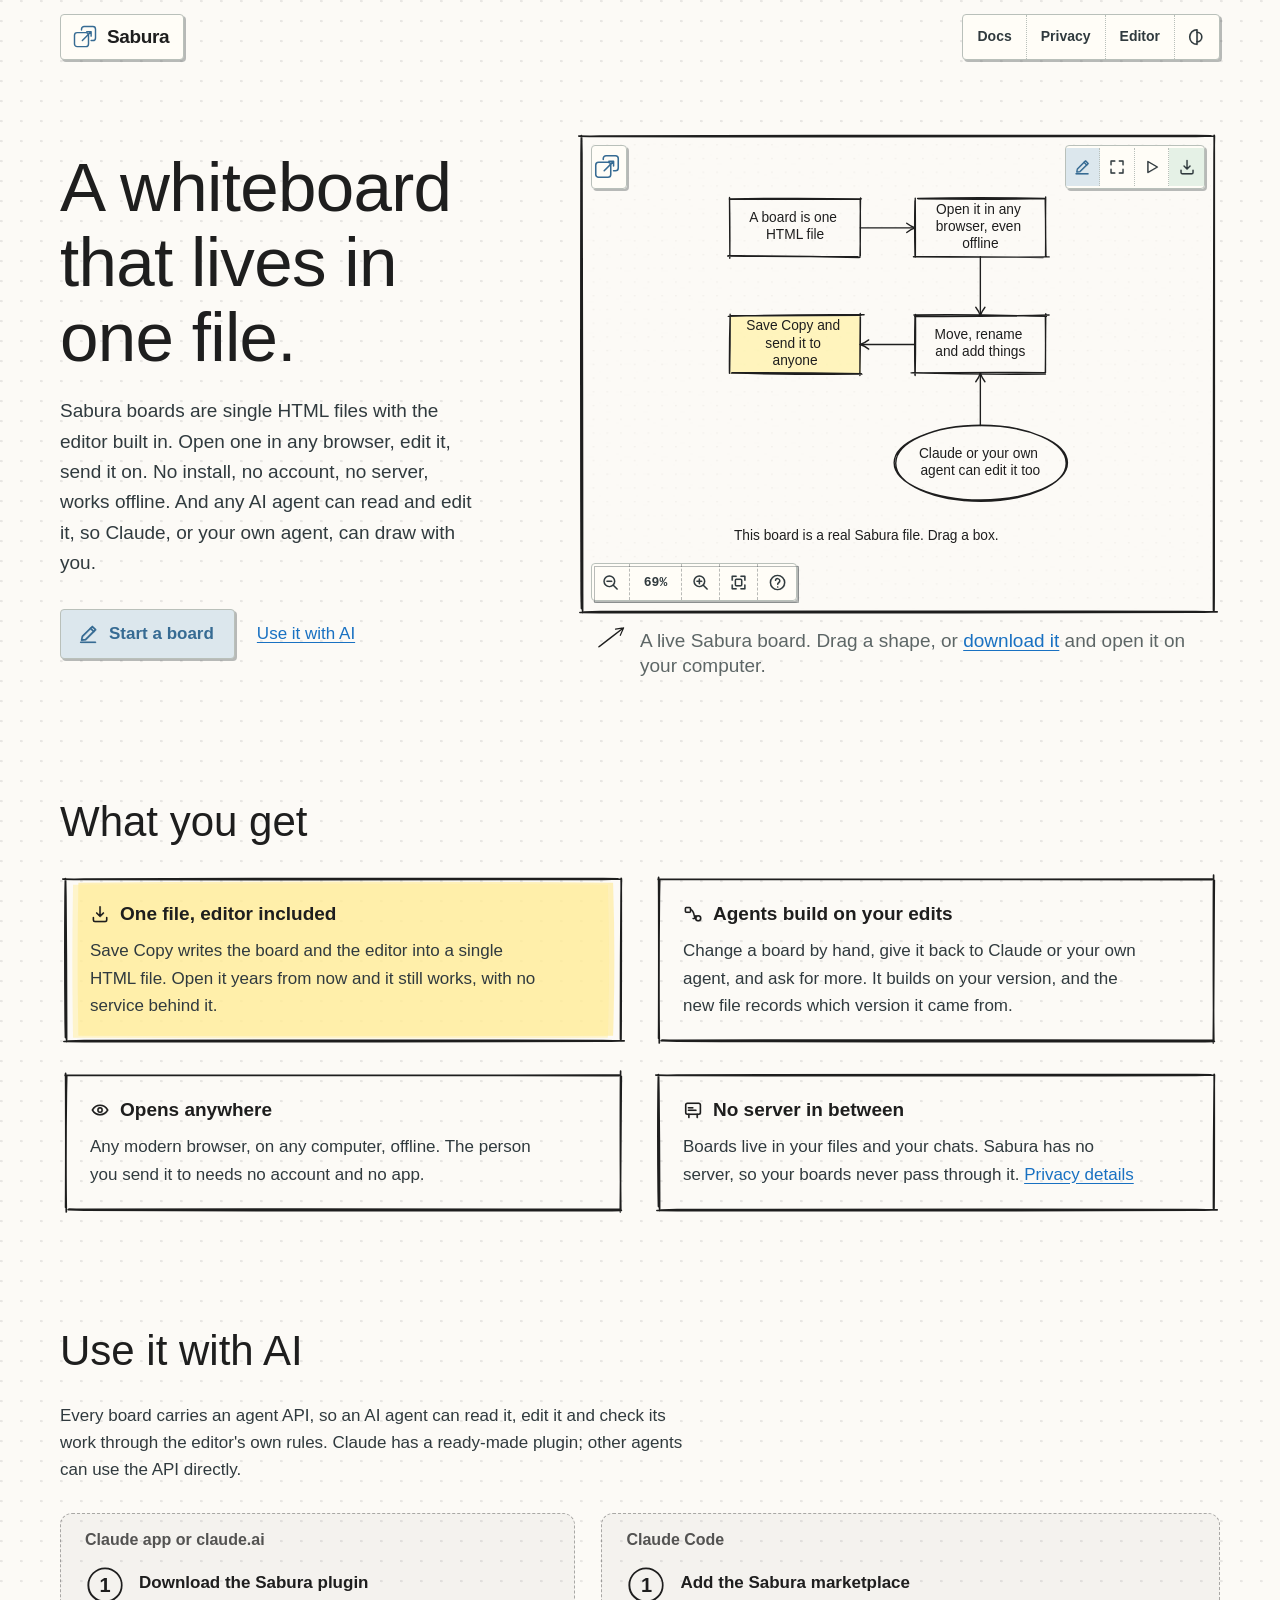
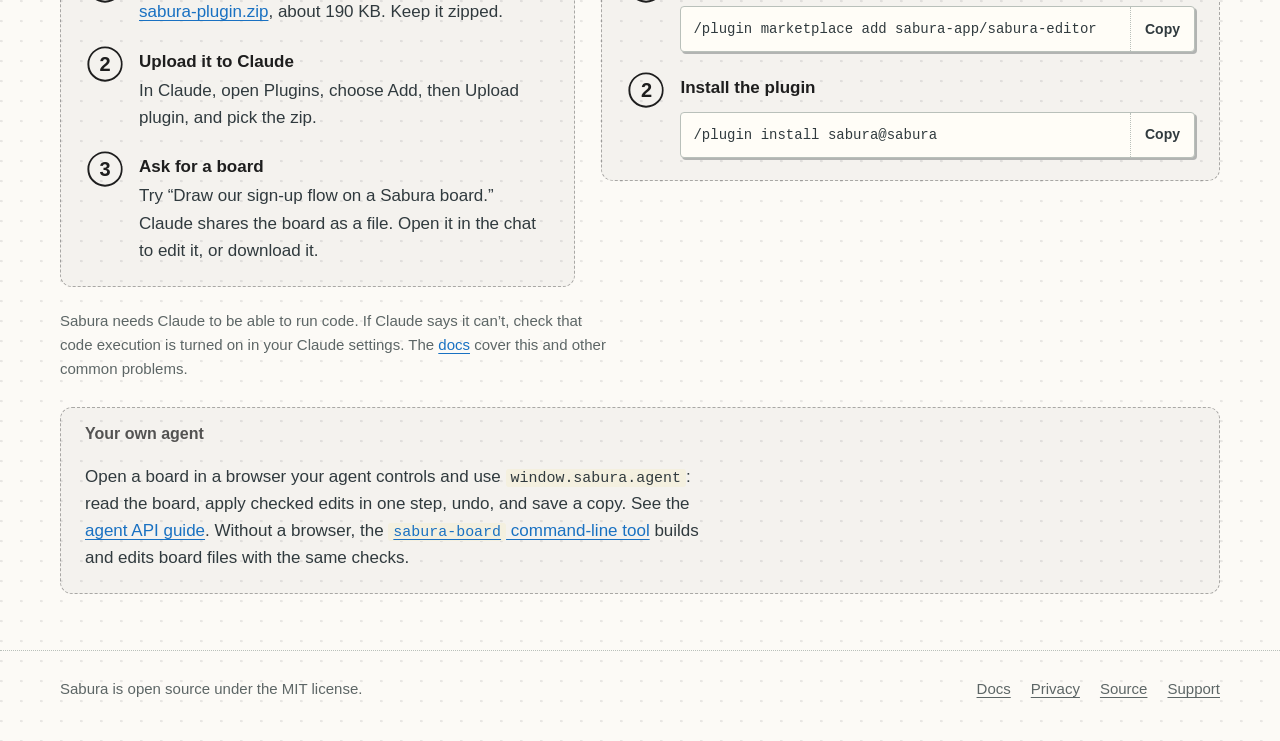
<file: index.html>
<!doctype html>
<html lang="en">
<head>
  <meta charset="utf-8">
  <meta name="viewport" content="width=device-width, initial-scale=1">
  <title>Sabura: a whiteboard that lives in one file</title>
  <meta name="description" content="Sabura boards are single HTML files with the editor built in. Open one in any browser, edit it, send it on. No install, no account, no server, works offline, and any AI agent can read and edit it.">
  <link rel="icon" href="assets/favicon.svg" type="image/svg+xml">
  <link rel="stylesheet" href="assets/site.css">
  <script src="assets/theme.js"></script>
</head>
<body>
  <header class="site-header">
    <div class="wrap">
      <div class="rail">
        <a class="brand" href="./" aria-label="Sabura home">
          <svg viewBox="0 0 1024 1024" aria-hidden="true"><g transform="scale(32)" fill="none" stroke="currentColor" stroke-width="1.65" stroke-linecap="round" stroke-linejoin="round"><rect x="4" y="11" width="16" height="16" rx="3"/><path d="M12 8V7a3 3 0 0 1 3-3h10a3 3 0 0 1 3 3v10a3 3 0 0 1-3 3h-2"/><path d="m13 20 10-10m-5 0h5v5"/></g></svg>
          Sabura
        </a>
      </div>
      <nav class="rail" aria-label="Main">
        <a href="docs/">Docs</a>
        <a href="privacy/">Privacy</a>
        <a href="https://sabura.enkitech.de/sabura-editor/">Editor</a>
        <button type="button" class="theme-toggle" data-theme-toggle aria-label="Switch theme"><svg class="icon" viewBox="0 0 24 24" aria-hidden="true" fill="none" stroke="currentColor" stroke-width="1.8" stroke-linecap="round" stroke-linejoin="round"><path d="M12 3.2a8.8 8.8 0 1 0 0 17.6V3.2Z"/><path d="M12 6.3a5.7 5.7 0 0 1 0 11.4"/><g opacity=".22" transform="translate(.55 .35)"><path d="M12 3.2a8.8 8.8 0 1 0 0 17.6V3.2Z"/><path d="M12 6.3a5.7 5.7 0 0 1 0 11.4"/></g></svg></button>
      </nav>
    </div>
  </header>

  <main>
    <section class="wrap hero" aria-labelledby="hero-title">
      <div>
        <h1 id="hero-title">A whiteboard that lives in one file.</h1>
        <p class="lede">Sabura boards are single HTML files with the editor built in. Open one in any browser, edit it, send it on. No install, no account, no server, works offline. And any AI agent can read and edit it, so Claude, or your own agent, can draw with you.</p>
        <div class="actions">
          <a class="button" href="https://sabura.enkitech.de/sabura-editor/"><svg class="icon" viewBox="0 0 24 24" aria-hidden="true" fill="none" stroke="currentColor" stroke-width="1.8" stroke-linecap="round" stroke-linejoin="round"><path d="m5 18.7.8-4.1L16.7 3.8l3.5 3.5L9.3 18.1 5 18.7Z"/><path d="m14.7 5.8 3.5 3.5M4 21h16"/><g opacity=".22" transform="translate(.55 .35)"><path d="m5 18.7.8-4.1L16.7 3.8l3.5 3.5L9.3 18.1 5 18.7Z"/><path d="m14.7 5.8 3.5 3.5M4 21h16"/></g></svg>Start a board</a>
          <a href="#ai">Use it with AI</a>
        </div>
      </div>
      <figure class="board-frame">
        <div class="sketch">
          <iframe data-src="board/" title="A live Sabura board explaining how Sabura works"></iframe>
        </div>
        <figcaption>A live Sabura board. Drag a shape, or <a href="board/index.html" download="how-sabura-works.html">download it</a> and open it on your computer.</figcaption>
      </figure>
    </section>

    <section class="section" aria-labelledby="what-title">
      <div class="wrap">
        <h2 id="what-title">What you get</h2>
        <dl class="facts">
          <div class="sketch wash">
            <dt><svg class="icon" viewBox="0 0 24 24" aria-hidden="true" fill="none" stroke="currentColor" stroke-width="1.8" stroke-linecap="round" stroke-linejoin="round"><path d="M12 3.2v11.3m-4-3.8 4 4.1 4-4.1"/><path d="M4 16.1v3.2c0 .9.8 1.7 1.8 1.7h12.4c1 0 1.8-.8 1.8-1.7v-3.2"/><g opacity=".22" transform="translate(.55 .35)"><path d="M12 3.2v11.3m-4-3.8 4 4.1 4-4.1"/><path d="M4 16.1v3.2c0 .9.8 1.7 1.8 1.7h12.4c1 0 1.8-.8 1.8-1.7v-3.2"/></g></svg>One file, editor included</dt>
            <dd>Save Copy writes the board and the editor into a single HTML file. Open it years from now and it still works, with no service behind it.</dd>
          </div>
          <div class="sketch alt">
            <dt><svg class="icon" viewBox="0 0 24 24" aria-hidden="true" fill="none" stroke="currentColor" stroke-width="1.8" stroke-linecap="round" stroke-linejoin="round"><rect x="2.8" y="4.2" width="6.2" height="5.6" rx="1.2"/><circle cx="18.2" cy="17.2" r="3"/><path d="M9 7c5 0 3.7 10.2 6.2 10.2m.2-3.2-.2 3.2-3.1.2"/><g opacity=".22" transform="translate(.55 .35)"><rect x="2.8" y="4.2" width="6.2" height="5.6" rx="1.2"/><circle cx="18.2" cy="17.2" r="3"/><path d="M9 7c5 0 3.7 10.2 6.2 10.2m.2-3.2-.2 3.2-3.1.2"/></g></svg>Agents build on your edits</dt>
            <dd>Change a board by hand, give it back to Claude or your own agent, and ask for more. It builds on your version, and the new file records which version it came from.</dd>
          </div>
          <div class="sketch alt">
            <dt><svg class="icon" viewBox="0 0 24 24" aria-hidden="true" fill="none" stroke="currentColor" stroke-width="1.8" stroke-linecap="round" stroke-linejoin="round"><path d="M2.8 12c2.2-3.7 5.2-5.6 9.2-5.6s7 1.9 9.2 5.6c-2.2 3.7-5.2 5.6-9.2 5.6S5 15.7 2.8 12Z"/><ellipse cx="12" cy="12" rx="2.55" ry="2.7"/><g opacity=".22" transform="translate(.55 .35)"><path d="M2.8 12c2.2-3.7 5.2-5.6 9.2-5.6s7 1.9 9.2 5.6c-2.2 3.7-5.2 5.6-9.2 5.6S5 15.7 2.8 12Z"/><ellipse cx="12" cy="12" rx="2.55" ry="2.7"/></g></svg>Opens anywhere</dt>
            <dd>Any modern browser, on any computer, offline. The person you send it to needs no account and no app.</dd>
          </div>
          <div class="sketch">
            <dt><svg class="icon" viewBox="0 0 24 24" aria-hidden="true" fill="none" stroke="currentColor" stroke-width="1.8" stroke-linecap="round" stroke-linejoin="round"><rect x="3.2" y="4" width="17.6" height="13.2" rx="2.1"/><path d="M7 21v-3.8M17 21v-3.8M6.5 9.2h5.2m-5.2 3.2h9"/><g opacity=".22" transform="translate(.55 .35)"><rect x="3.2" y="4" width="17.6" height="13.2" rx="2.1"/><path d="M7 21v-3.8M17 21v-3.8M6.5 9.2h5.2m-5.2 3.2h9"/></g></svg>No server in between</dt>
            <dd>Boards live in your files and your chats. Sabura has no server, so your boards never pass through it. <a href="privacy/">Privacy details</a></dd>
          </div>
        </dl>
      </div>
    </section>

    <section class="section" id="ai" aria-labelledby="ai-title">
      <div class="wrap">
        <h2 id="ai-title">Use it with AI</h2>
        <p class="section-intro">Every board carries an agent API, so an AI agent can read it, edit it and check its work through the editor's own rules. Claude has a ready-made plugin; other agents can use the API directly.</p>
        <div class="frames">
          <section class="frame" aria-labelledby="claude-app-title">
            <h3 id="claude-app-title">Claude app or claude.ai</h3>
            <ol class="steps">
              <li>
                <strong>Download the Sabura plugin</strong>
                <a href="https://github.com/sabura-app/sabura-editor/releases/latest/download/sabura-plugin.zip">sabura-plugin.zip</a>, about 190 KB. Keep it zipped.
              </li>
              <li>
                <strong>Upload it to Claude</strong>
                In Claude, open Plugins, choose Add, then Upload plugin, and pick the zip.
              </li>
              <li>
                <strong>Ask for a board</strong>
                Try “Draw our sign-up flow on a Sabura board.” Claude shares the board as a file. Open it in the chat to edit it, or download it.
              </li>
            </ol>
          </section>
          <section class="frame" aria-labelledby="claude-code-title">
            <h3 id="claude-code-title">Claude Code</h3>
            <ol class="steps">
              <li>
                <strong>Add the Sabura marketplace</strong>
                <div class="copy-field rail">
                  <input id="cmd-marketplace" type="text" value="/plugin marketplace add sabura-app/sabura-editor" readonly aria-label="Command to add the Sabura marketplace">
                  <button type="button" data-copy="cmd-marketplace">Copy</button>
                </div>
              </li>
              <li>
                <strong>Install the plugin</strong>
                <div class="copy-field rail">
                  <input id="cmd-install" type="text" value="/plugin install sabura@sabura" readonly aria-label="Command to install the Sabura plugin">
                  <button type="button" data-copy="cmd-install">Copy</button>
                </div>
              </li>
            </ol>
          </section>
        </div>
        <p class="note">Sabura needs Claude to be able to run code. If Claude says it can’t, check that code execution is turned on in your Claude settings. The <a href="docs/">docs</a> cover this and other common problems.</p>

        <section class="frame" aria-labelledby="own-agent-title">
          <h3 id="own-agent-title">Your own agent</h3>
          <p>Open a board in a browser your agent controls and use <code>window.sabura.agent</code>: read the board, apply checked edits in one step, undo, and save a copy. See the <a href="https://github.com/sabura-app/sabura-editor/blob/main/docs/agent-api.md">agent API guide</a>. Without a browser, the <a href="https://github.com/sabura-app/sabura-editor#use-with-claude"><code>sabura-board</code> command-line tool</a> builds and edits board files with the same checks.</p>
        </section>
      </div>
    </section>
  </main>

  <footer class="site-footer">
    <div class="wrap">
      <span>Sabura is open source under the MIT license.</span>
      <nav aria-label="Footer">
        <a href="docs/">Docs</a>
        <a href="privacy/">Privacy</a>
        <a href="https://github.com/sabura-app/sabura-editor">Source</a>
        <a href="https://github.com/sabura-app/sabura-editor/issues">Support</a>
      </nav>
    </div>
  </footer>

  <script>
    // The editor fits the board to its window once, at load. Load it after the
    // page has laid out so it measures the frame at its real size.
    requestAnimationFrame(() => requestAnimationFrame(() => {
      for (const frame of document.querySelectorAll('iframe[data-src]')) frame.src = frame.dataset.src;
    }));

    // Copy a setup command. Falls back to selecting it where the
    // clipboard is unavailable, so the visitor can copy it by hand.
    for (const button of document.querySelectorAll('[data-copy]')) {
      button.addEventListener('click', async () => {
        const field = document.getElementById(button.dataset.copy);
        try {
          await navigator.clipboard.writeText(field.value);
          button.textContent = 'Copied';
          setTimeout(() => { button.textContent = 'Copy'; }, 2000);
        } catch (_) {
          field.focus();
          field.select();
          button.textContent = 'Press ⌘C or Ctrl+C';
        }
      });
    }
  </script>
</body>
</html>
</file>
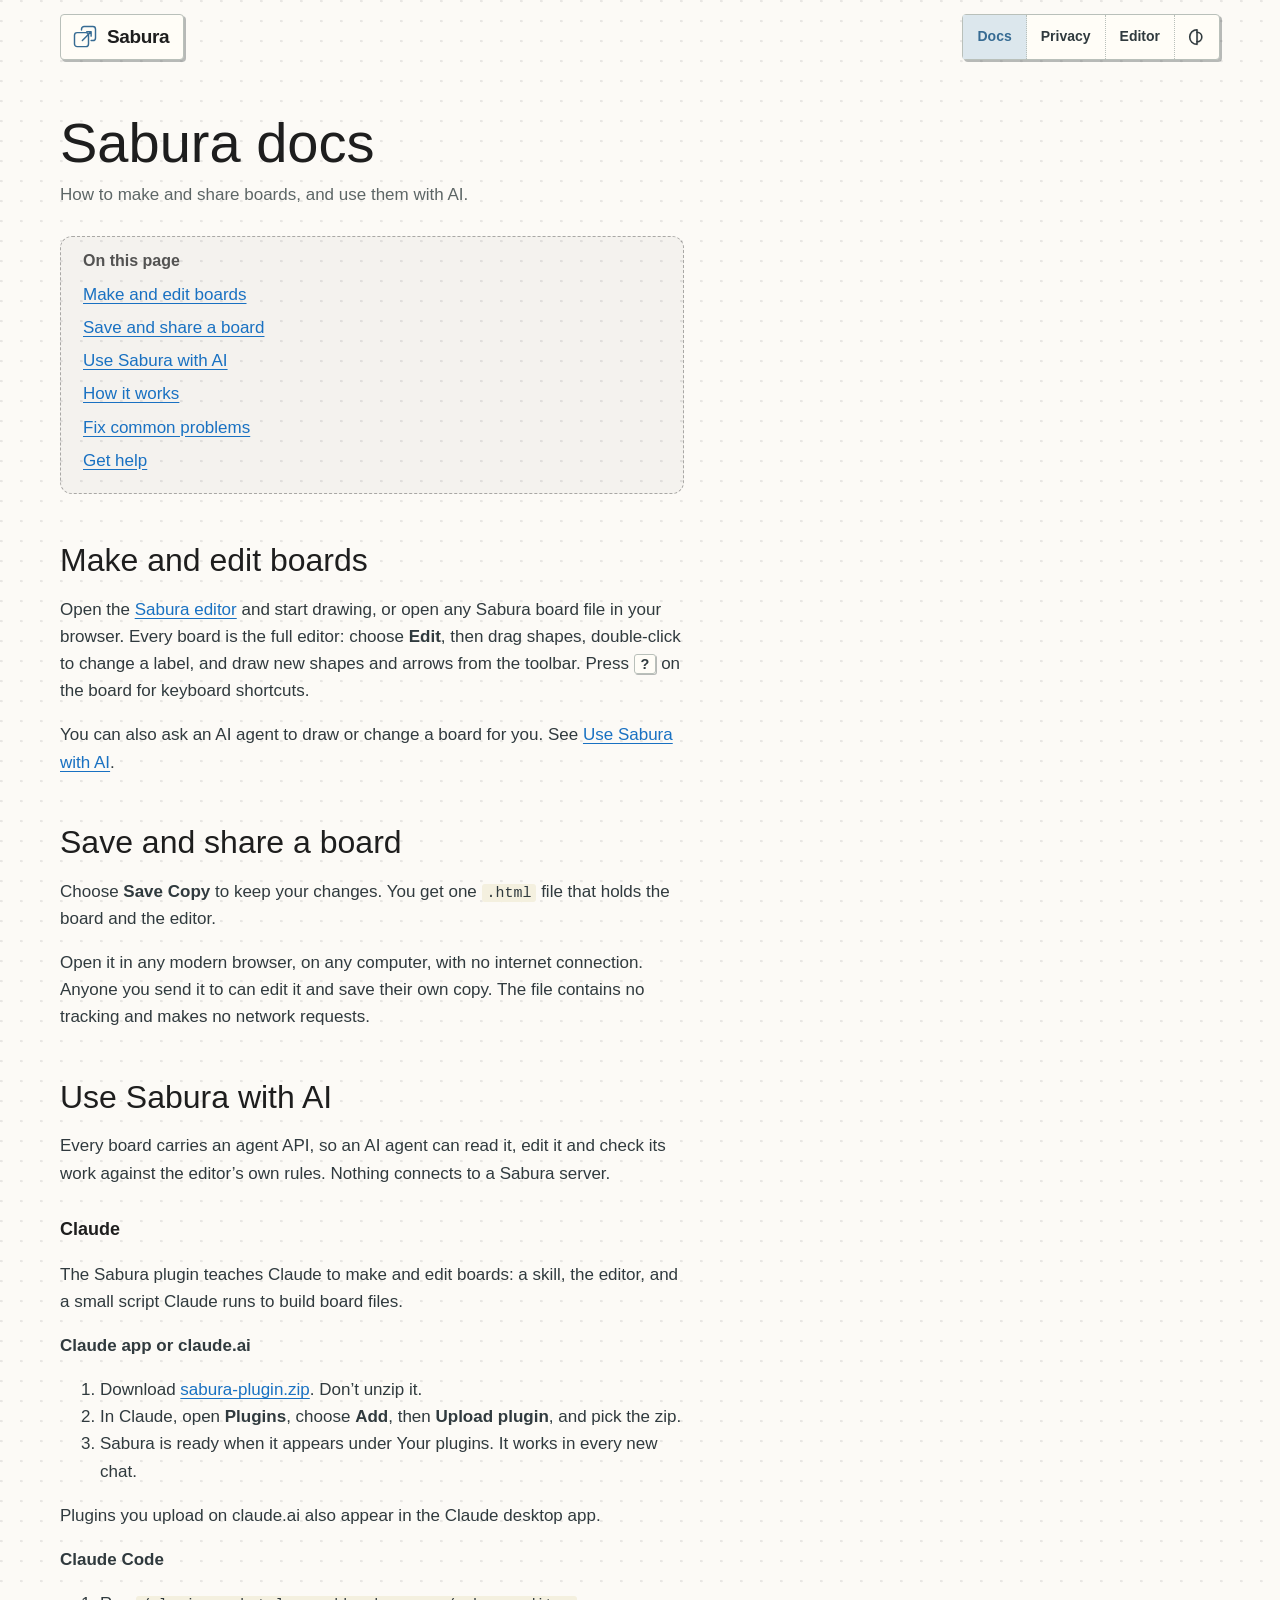
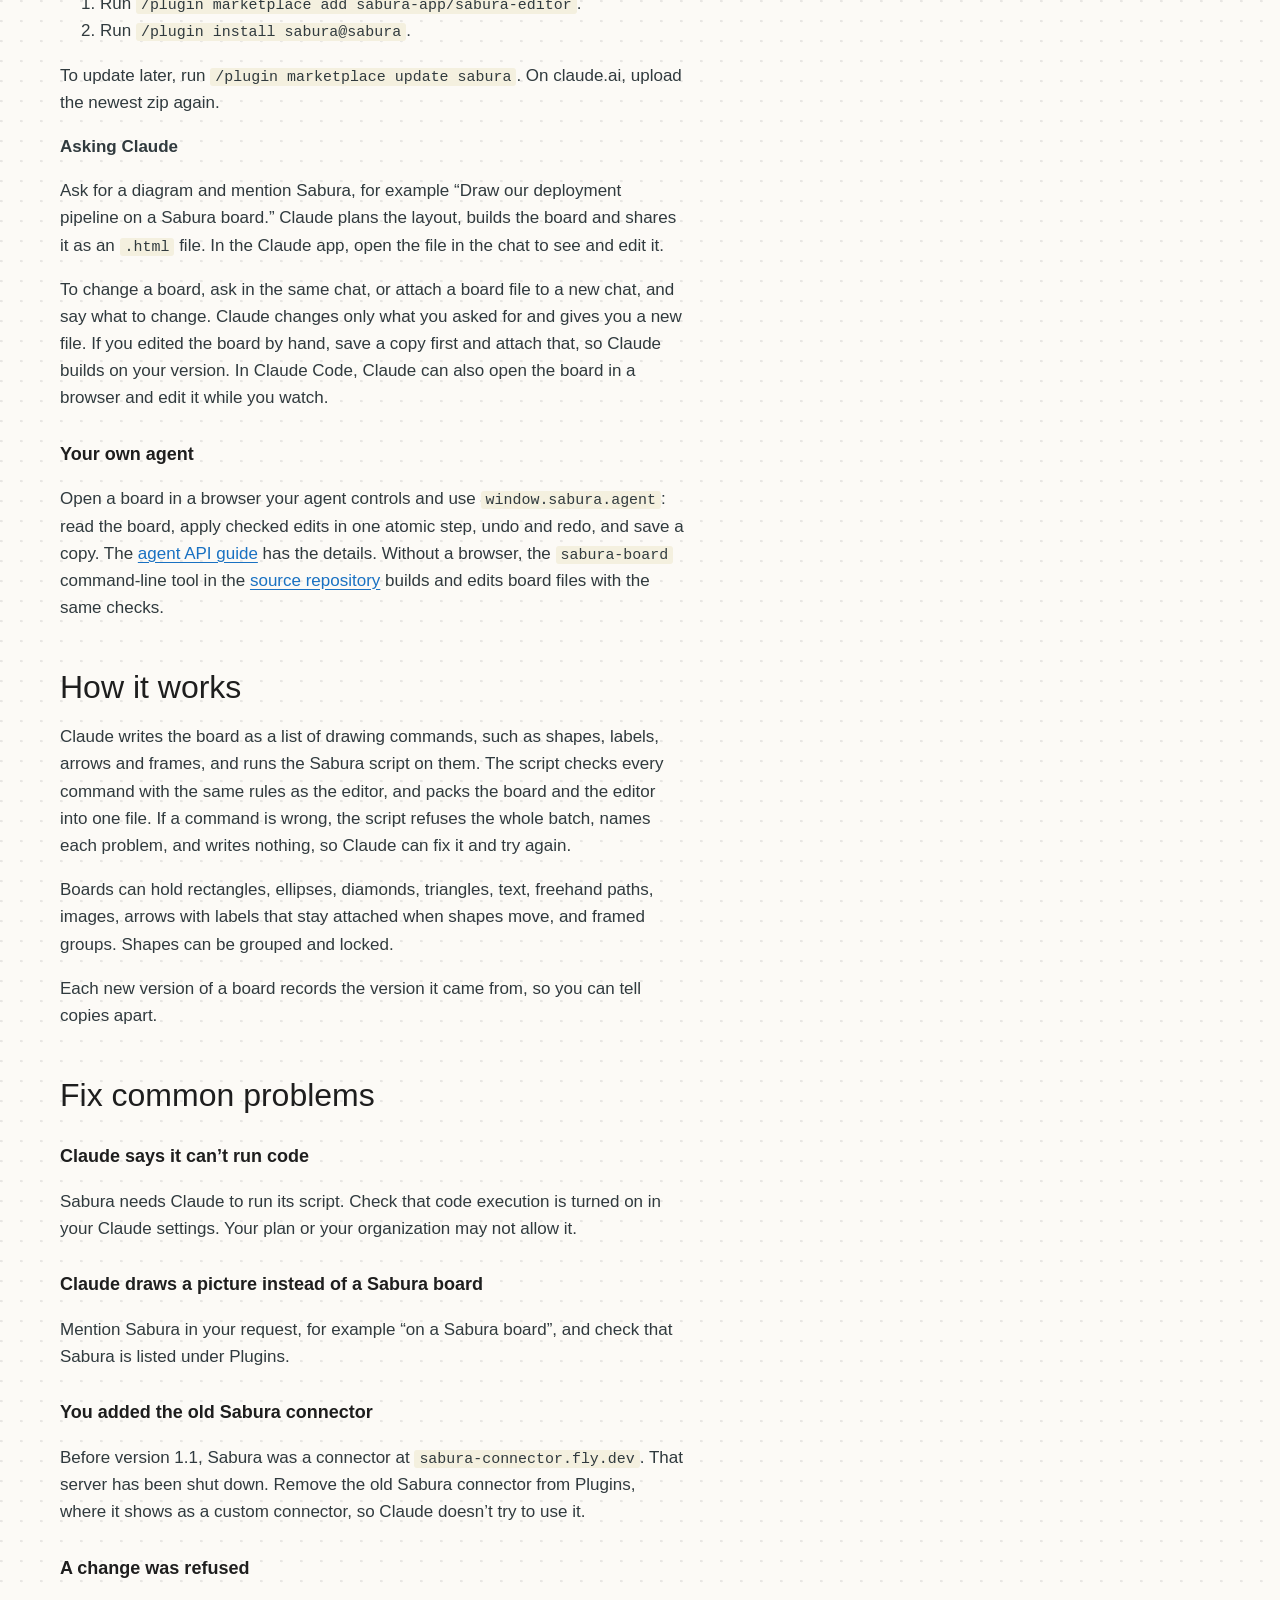
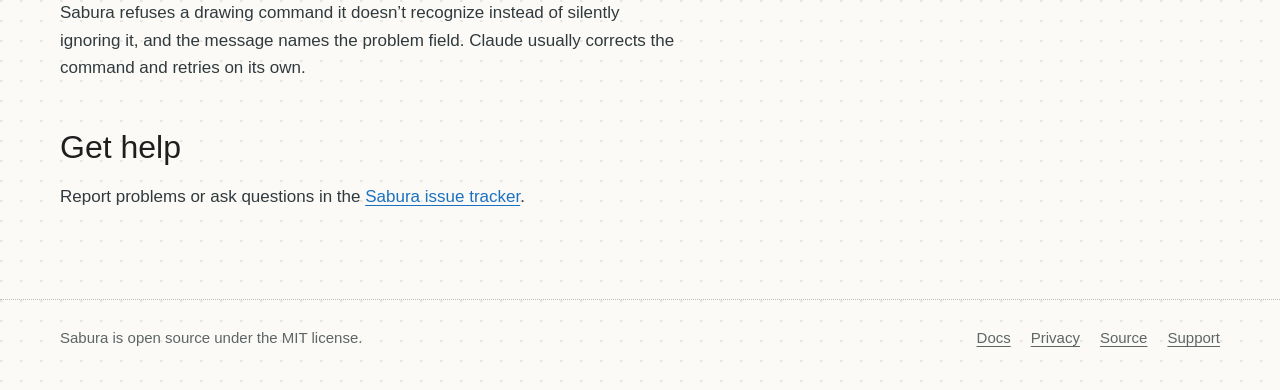
<file: docs/index.html>
<!doctype html>
<html lang="en">
<head>
  <meta charset="utf-8">
  <meta name="viewport" content="width=device-width, initial-scale=1">
  <title>Sabura docs</title>
  <meta name="description" content="How to make, edit and share Sabura boards, use them with Claude or your own AI agent, and fix common problems.">
  <link rel="icon" href="../assets/favicon.svg" type="image/svg+xml">
  <link rel="stylesheet" href="../assets/site.css">
  <script src="../assets/theme.js"></script>
</head>
<body>
  <header class="site-header">
    <div class="wrap">
      <div class="rail">
        <a class="brand" href="../" aria-label="Sabura home">
          <svg viewBox="0 0 1024 1024" aria-hidden="true"><g transform="scale(32)" fill="none" stroke="currentColor" stroke-width="1.65" stroke-linecap="round" stroke-linejoin="round"><rect x="4" y="11" width="16" height="16" rx="3"/><path d="M12 8V7a3 3 0 0 1 3-3h10a3 3 0 0 1 3 3v10a3 3 0 0 1-3 3h-2"/><path d="m13 20 10-10m-5 0h5v5"/></g></svg>
          Sabura
        </a>
      </div>
      <nav class="rail" aria-label="Main">
        <a href="./" aria-current="page">Docs</a>
        <a href="../privacy/">Privacy</a>
        <a href="https://sabura.enkitech.de/sabura-editor/">Editor</a>
        <button type="button" class="theme-toggle" data-theme-toggle aria-label="Switch theme"><svg class="icon" viewBox="0 0 24 24" aria-hidden="true" fill="none" stroke="currentColor" stroke-width="1.8" stroke-linecap="round" stroke-linejoin="round"><path d="M12 3.2a8.8 8.8 0 1 0 0 17.6V3.2Z"/><path d="M12 6.3a5.7 5.7 0 0 1 0 11.4"/><g opacity=".22" transform="translate(.55 .35)"><path d="M12 3.2a8.8 8.8 0 1 0 0 17.6V3.2Z"/><path d="M12 6.3a5.7 5.7 0 0 1 0 11.4"/></g></svg></button>
      </nav>
    </div>
  </header>

  <main class="wrap page">
    <article>
      <h1>Sabura docs</h1>
      <p class="meta">How to make and share boards, and use them with AI.</p>

      <nav class="toc frame" aria-labelledby="toc-title">
        <p class="frame-label" id="toc-title">On this page</p>
        <a href="#boards">Make and edit boards</a>
        <a href="#save">Save and share a board</a>
        <a href="#ai">Use Sabura with AI</a>
        <a href="#how">How it works</a>
        <a href="#troubleshooting">Fix common problems</a>
        <a href="#support">Get help</a>
      </nav>

      <h2 id="boards">Make and edit boards</h2>
      <p>Open the <a href="https://sabura.enkitech.de/sabura-editor/">Sabura editor</a> and start drawing, or open any Sabura board file in your browser. Every board is the full editor: choose <strong>Edit</strong>, then drag shapes, double-click to change a label, and draw new shapes and arrows from the toolbar. Press <kbd>?</kbd> on the board for keyboard shortcuts.</p>
      <p>You can also ask an AI agent to draw or change a board for you. See <a href="#ai">Use Sabura with AI</a>.</p>

      <h2 id="save">Save and share a board</h2>
      <p>Choose <strong>Save Copy</strong> to keep your changes. You get one <code>.html</code> file that holds the board and the editor.</p>
      <p>Open it in any modern browser, on any computer, with no internet connection. Anyone you send it to can edit it and save their own copy. The file contains no tracking and makes no network requests.</p>

      <h2 id="ai">Use Sabura with AI</h2>
      <p>Every board carries an agent API, so an AI agent can read it, edit it and check its work against the editor’s own rules. Nothing connects to a Sabura server.</p>

      <h3 id="setup">Claude</h3>
      <p>The Sabura plugin teaches Claude to make and edit boards: a skill, the editor, and a small script Claude runs to build board files.</p>
      <p><strong>Claude app or claude.ai</strong></p>
      <ol>
        <li>Download <a href="https://github.com/sabura-app/sabura-editor/releases/latest/download/sabura-plugin.zip">sabura-plugin.zip</a>. Don’t unzip it.</li>
        <li>In Claude, open <strong>Plugins</strong>, choose <strong>Add</strong>, then <strong>Upload plugin</strong>, and pick the zip.</li>
        <li>Sabura is ready when it appears under Your plugins. It works in every new chat.</li>
      </ol>
      <p>Plugins you upload on claude.ai also appear in the Claude desktop app.</p>
      <p><strong>Claude Code</strong></p>
      <ol>
        <li>Run <code>/plugin marketplace add sabura-app/sabura-editor</code>.</li>
        <li>Run <code>/plugin install sabura@sabura</code>.</li>
      </ol>
      <p>To update later, run <code>/plugin marketplace update sabura</code>. On claude.ai, upload the newest zip again.</p>
      <p><strong>Asking Claude</strong></p>
      <p>Ask for a diagram and mention Sabura, for example “Draw our deployment pipeline on a Sabura board.” Claude plans the layout, builds the board and shares it as an <code>.html</code> file. In the Claude app, open the file in the chat to see and edit it.</p>
      <p>To change a board, ask in the same chat, or attach a board file to a new chat, and say what to change. Claude changes only what you asked for and gives you a new file. If you edited the board by hand, save a copy first and attach that, so Claude builds on your version. In Claude Code, Claude can also open the board in a browser and edit it while you watch.</p>

      <h3>Your own agent</h3>
      <p>Open a board in a browser your agent controls and use <code>window.sabura.agent</code>: read the board, apply checked edits in one atomic step, undo and redo, and save a copy. The <a href="https://github.com/sabura-app/sabura-editor/blob/main/docs/agent-api.md">agent API guide</a> has the details. Without a browser, the <code>sabura-board</code> command-line tool in the <a href="https://github.com/sabura-app/sabura-editor">source repository</a> builds and edits board files with the same checks.</p>

      <h2 id="how">How it works</h2>
      <p>Claude writes the board as a list of drawing commands, such as shapes, labels, arrows and frames, and runs the Sabura script on them. The script checks every command with the same rules as the editor, and packs the board and the editor into one file. If a command is wrong, the script refuses the whole batch, names each problem, and writes nothing, so Claude can fix it and try again.</p>
      <p>Boards can hold rectangles, ellipses, diamonds, triangles, text, freehand paths, images, arrows with labels that stay attached when shapes move, and framed groups. Shapes can be grouped and locked.</p>
      <p>Each new version of a board records the version it came from, so you can tell copies apart.</p>

      <h2 id="troubleshooting">Fix common problems</h2>
      <h3>Claude says it can’t run code</h3>
      <p>Sabura needs Claude to run its script. Check that code execution is turned on in your Claude settings. Your plan or your organization may not allow it.</p>
      <h3>Claude draws a picture instead of a Sabura board</h3>
      <p>Mention Sabura in your request, for example “on a Sabura board”, and check that Sabura is listed under Plugins.</p>
      <h3>You added the old Sabura connector</h3>
      <p>Before version 1.1, Sabura was a connector at <code>sabura-connector.fly.dev</code>. That server has been shut down. Remove the old Sabura connector from Plugins, where it shows as a custom connector, so Claude doesn’t try to use it.</p>
      <h3>A change was refused</h3>
      <p>Sabura refuses a drawing command it doesn’t recognize instead of silently ignoring it, and the message names the problem field. Claude usually corrects the command and retries on its own.</p>

      <h2 id="support">Get help</h2>
      <p>Report problems or ask questions in the <a href="https://github.com/sabura-app/sabura-editor/issues">Sabura issue tracker</a>.</p>
    </article>
  </main>

  <footer class="site-footer">
    <div class="wrap">
      <span>Sabura is open source under the MIT license.</span>
      <nav aria-label="Footer">
        <a href="./">Docs</a>
        <a href="../privacy/">Privacy</a>
        <a href="https://github.com/sabura-app/sabura-editor">Source</a>
        <a href="https://github.com/sabura-app/sabura-editor/issues">Support</a>
      </nav>
    </div>
  </footer>
</body>
</html>
</file>
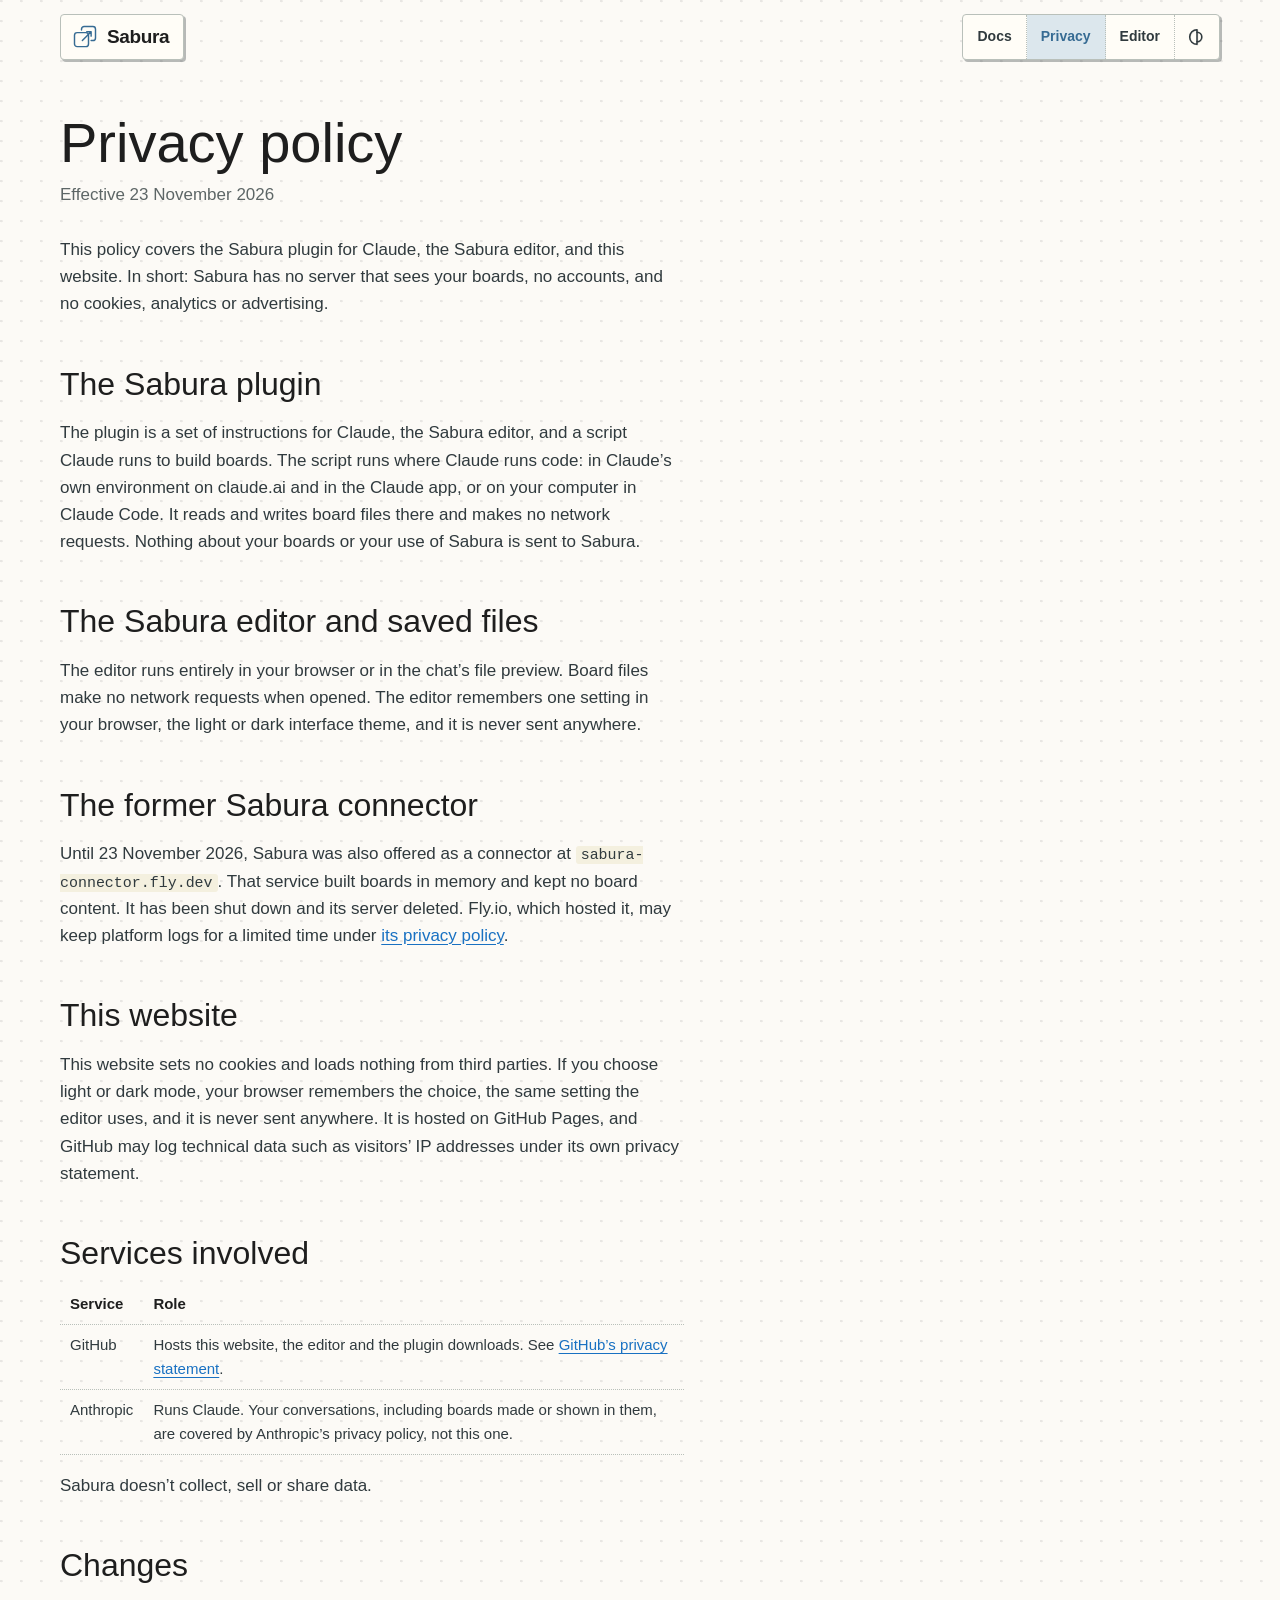
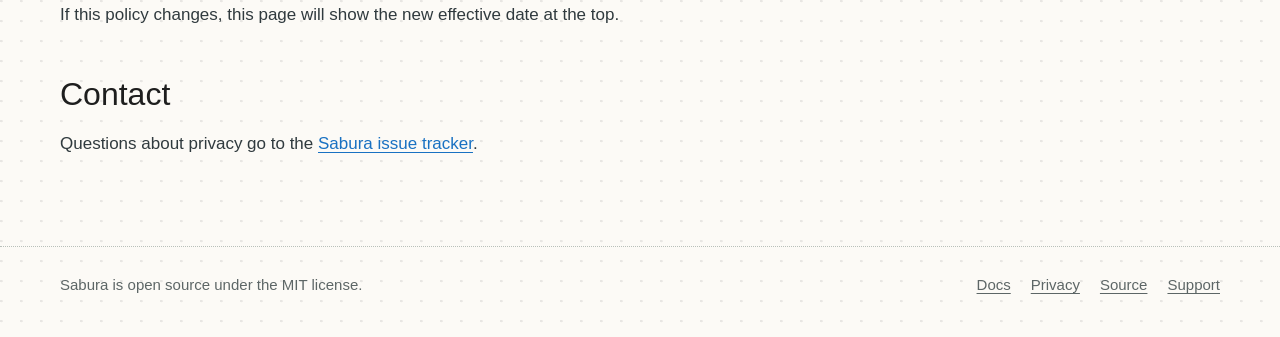
<file: privacy/index.html>
<!doctype html>
<html lang="en">
<head>
  <meta charset="utf-8">
  <meta name="viewport" content="width=device-width, initial-scale=1">
  <title>Sabura privacy policy</title>
  <meta name="description" content="What the Sabura plugin, editor and website do with your data: Sabura has no server that sees your boards.">
  <link rel="icon" href="../assets/favicon.svg" type="image/svg+xml">
  <link rel="stylesheet" href="../assets/site.css">
  <script src="../assets/theme.js"></script>
</head>
<body>
  <header class="site-header">
    <div class="wrap">
      <div class="rail">
        <a class="brand" href="../" aria-label="Sabura home">
          <svg viewBox="0 0 1024 1024" aria-hidden="true"><g transform="scale(32)" fill="none" stroke="currentColor" stroke-width="1.65" stroke-linecap="round" stroke-linejoin="round"><rect x="4" y="11" width="16" height="16" rx="3"/><path d="M12 8V7a3 3 0 0 1 3-3h10a3 3 0 0 1 3 3v10a3 3 0 0 1-3 3h-2"/><path d="m13 20 10-10m-5 0h5v5"/></g></svg>
          Sabura
        </a>
      </div>
      <nav class="rail" aria-label="Main">
        <a href="../docs/">Docs</a>
        <a href="./" aria-current="page">Privacy</a>
        <a href="https://sabura.enkitech.de/sabura-editor/">Editor</a>
        <button type="button" class="theme-toggle" data-theme-toggle aria-label="Switch theme"><svg class="icon" viewBox="0 0 24 24" aria-hidden="true" fill="none" stroke="currentColor" stroke-width="1.8" stroke-linecap="round" stroke-linejoin="round"><path d="M12 3.2a8.8 8.8 0 1 0 0 17.6V3.2Z"/><path d="M12 6.3a5.7 5.7 0 0 1 0 11.4"/><g opacity=".22" transform="translate(.55 .35)"><path d="M12 3.2a8.8 8.8 0 1 0 0 17.6V3.2Z"/><path d="M12 6.3a5.7 5.7 0 0 1 0 11.4"/></g></svg></button>
      </nav>
    </div>
  </header>

  <main class="wrap page">
    <article>
      <h1>Privacy policy</h1>
      <p class="meta">Effective 23 November 2026</p>

      <p>This policy covers the Sabura plugin for Claude, the Sabura editor, and this website. In short: Sabura has no server that sees your boards, no accounts, and no cookies, analytics or advertising.</p>

      <h2 id="plugin">The Sabura plugin</h2>
      <p>The plugin is a set of instructions for Claude, the Sabura editor, and a script Claude runs to build boards. The script runs where Claude runs code: in Claude’s own environment on claude.ai and in the Claude app, or on your computer in Claude Code. It reads and writes board files there and makes no network requests. Nothing about your boards or your use of Sabura is sent to Sabura.</p>

      <h2 id="editor">The Sabura editor and saved files</h2>
      <p>The editor runs entirely in your browser or in the chat’s file preview. Board files make no network requests when opened. The editor remembers one setting in your browser, the light or dark interface theme, and it is never sent anywhere.</p>

      <h2 id="connector">The former Sabura connector</h2>
      <p>Until 23 November 2026, Sabura was also offered as a connector at <code>sabura-connector.fly.dev</code>. That service built boards in memory and kept no board content. It has been shut down and its server deleted. Fly.io, which hosted it, may keep platform logs for a limited time under <a href="https://fly.io/legal/privacy-policy">its privacy policy</a>.</p>

      <h2 id="website">This website</h2>
      <p>This website sets no cookies and loads nothing from third parties. If you choose light or dark mode, your browser remembers the choice, the same setting the editor uses, and it is never sent anywhere. It is hosted on GitHub Pages, and GitHub may log technical data such as visitors’ IP addresses under its own privacy statement.</p>

      <h2 id="third-parties">Services involved</h2>
      <table>
        <thead><tr><th scope="col">Service</th><th scope="col">Role</th></tr></thead>
        <tbody>
          <tr><td>GitHub</td><td>Hosts this website, the editor and the plugin downloads. See <a href="https://docs.github.com/en/site-policy/privacy-policies/github-general-privacy-statement">GitHub’s privacy statement</a>.</td></tr>
          <tr><td>Anthropic</td><td>Runs Claude. Your conversations, including boards made or shown in them, are covered by Anthropic’s privacy policy, not this one.</td></tr>
        </tbody>
      </table>
      <p>Sabura doesn’t collect, sell or share data.</p>

      <h2 id="changes">Changes</h2>
      <p>If this policy changes, this page will show the new effective date at the top.</p>

      <h2 id="contact">Contact</h2>
      <p>Questions about privacy go to the <a href="https://github.com/sabura-app/sabura-editor/issues">Sabura issue tracker</a>.</p>
    </article>
  </main>

  <footer class="site-footer">
    <div class="wrap">
      <span>Sabura is open source under the MIT license.</span>
      <nav aria-label="Footer">
        <a href="../docs/">Docs</a>
        <a href="./">Privacy</a>
        <a href="https://github.com/sabura-app/sabura-editor">Source</a>
        <a href="https://github.com/sabura-app/sabura-editor/issues">Support</a>
      </nav>
    </div>
  </footer>
</body>
</html>
</file>
<file: assets/site.css>
/* Sabura site, drawn in the editor's visual language: the page is a board
   (paper with a dot grid, night board in dark mode), controls are the
   editor's graphite rails, and board-like content gets the rough outlines
   the editor draws. Rough outlines and washes in assets/sketch/ are made by
   scripts/make-sketches.mjs from the editor's own sketch generator.
   System fonts only: the site loads nothing from third parties. */
:root {
  /* Paper board and the editor's light chrome */
  --paper: #fcfaf6;
  --dot: rgba(0, 0, 0, 0.08);
  --ink: #1e1e1e;
  --text: #303a3e;
  --muted: #5d6666;
  --link: #1971c2;
  --rail: #fffdf7;
  --rail-border: #b9c0ba;
  --rail-shadow: rgba(52, 59, 63, 0.34);
  --hover: #f4f0df;
  --active: #dce7ed;
  --accent: #366b93;
  --frame-line: rgba(30, 30, 30, 0.35);
  --frame-fill: rgba(30, 30, 30, 0.035);

  --sk-box: url("sketch/box-light.svg");
  --sk-box-alt: url("sketch/box-alt-light.svg");
  --sk-ring: url("sketch/ring-light.svg");
  --sk-arrow: url("sketch/arrow-light.svg");
  --sk-wash-yellow: url("sketch/wash-yellow-light.svg");

  /* The editor's font stacks */
  --font-sans: -apple-system, BlinkMacSystemFont, "Segoe UI", Roboto, Helvetica, Arial, sans-serif;
  --font-hand: "Caveat", "Comic Sans MS", "Chalkboard SE", "Segoe Print", cursive, sans-serif;
  --font-mono: "SF Mono", Menlo, Monaco, Consolas, "Liberation Mono", monospace;
  --measure: 66ch;
  color-scheme: light;
}
/* Dark: the night board and the editor's dark chrome. Follows the system
   unless the visitor picked a theme (data-theme, set by assets/theme.js). */
:root[data-theme="dark"] {
  --paper: #18181b;
  --dot: rgba(255, 255, 255, 0.075);
  --ink: #f4f4f5;
  --text: #edf0f0;
  --muted: #b6bec5;
  --link: #7aa2f7;
  --rail: #2b2f33;
  --rail-border: #687078;
  --rail-shadow: rgba(237, 240, 240, 0.22);
  --hover: #4a4540;
  --active: #414b70;
  --accent: #c1c8ff;
  --frame-line: rgba(244, 244, 245, 0.35);
  --frame-fill: rgba(244, 244, 245, 0.035);

  --sk-box: url("sketch/box-dark.svg");
  --sk-box-alt: url("sketch/box-alt-dark.svg");
  --sk-ring: url("sketch/ring-dark.svg");
  --sk-arrow: url("sketch/arrow-dark.svg");
  --sk-wash-yellow: url("sketch/wash-yellow-dark.svg");
  color-scheme: dark;
}
@media (prefers-color-scheme: dark) {
  :root:not([data-theme="light"]) {
    --paper: #18181b;
    --dot: rgba(255, 255, 255, 0.075);
    --ink: #f4f4f5;
    --text: #edf0f0;
    --muted: #b6bec5;
    --link: #7aa2f7;
    --rail: #2b2f33;
    --rail-border: #687078;
    --rail-shadow: rgba(237, 240, 240, 0.22);
    --hover: #4a4540;
    --active: #414b70;
    --accent: #c1c8ff;
    --frame-line: rgba(244, 244, 245, 0.35);
    --frame-fill: rgba(244, 244, 245, 0.035);

    --sk-box: url("sketch/box-dark.svg");
    --sk-box-alt: url("sketch/box-alt-dark.svg");
    --sk-ring: url("sketch/ring-dark.svg");
    --sk-arrow: url("sketch/arrow-dark.svg");
    --sk-wash-yellow: url("sketch/wash-yellow-dark.svg");
    color-scheme: dark;
  }
}

* { box-sizing: border-box; }
html { -webkit-text-size-adjust: 100%; }
body {
  margin: 0;
  color: var(--text);
  font: 17px/1.6 var(--font-sans);
  /* The editor's 20px dot grid */
  background-color: var(--paper);
  background-image: radial-gradient(circle at 1.4px 1.1px, var(--dot) 1.05px, transparent 1.5px);
  background-size: 20px 20px;
}
a { color: var(--link); text-underline-offset: 0.18em; }
a:hover { text-decoration-thickness: 2px; }
:focus-visible { outline: 2px solid var(--link); outline-offset: 3px; border-radius: 3px; }
img, svg, iframe { max-width: 100%; }
.icon { width: 20px; height: 20px; flex: 0 0 auto; overflow: visible; }

.wrap { width: min(1160px, 100% - 32px); margin-inline: auto; }

/* Hand-drawn outline: a 9-slice of a rough rectangle drawn on a layer above
   the content, so line weight stays the same at any size and focus rings
   on the content are never clipped. */
.sketch { position: relative; }
.sketch::before {
  content: "";
  position: absolute;
  inset: 0;
  border: 24px solid transparent;
  border-image: var(--sk-box) 24 stretch;
  pointer-events: none;
  z-index: 1;
}
.sketch.alt::before { border-image-source: var(--sk-box-alt); }

/* Editor rails: the framed button groups of the editor's top bar */
.rail {
  display: inline-flex;
  align-items: stretch;
  background: var(--rail);
  border: 1px solid var(--rail-border);
  border-radius: 4px;
  box-shadow: 2px 2px 0 var(--rail-shadow);
}
.rail > a,
.rail > button {
  display: inline-flex;
  align-items: center;
  gap: 8px;
  min-height: 44px;
  padding: 0 14px;
  border: 0;
  border-right: 1px dotted var(--rail-border);
  background: transparent;
  color: var(--text);
  font: 600 14px/1.1 var(--font-sans);
  text-decoration: none;
  cursor: pointer;
}
.rail > :last-child { border-right: 0; }
.rail > a:hover,
.rail > button:hover { background: var(--hover); }
.rail > a[aria-current="page"] { background: var(--active); color: var(--accent); }
.rail > button.theme-toggle { padding: 0 12px; }
.rail > a:focus-visible,
.rail > button:focus-visible { outline: 2px solid var(--link); outline-offset: -3px; border-radius: 0; }

/* Header: two rails, as the editor places its brand and actions */
.site-header .wrap { display: flex; align-items: center; justify-content: space-between; gap: 10px; padding-block: 14px; flex-wrap: wrap; }
.brand { font-size: 19px; letter-spacing: -0.02em; color: var(--ink); }
.rail > a.brand { font-size: 19px; color: var(--ink); padding-left: 10px; }
.brand svg { width: 28px; height: 28px; color: var(--accent); }

/* Hero: the headline written on the board, beside a live board */
.hero { display: grid; grid-template-columns: minmax(0, 5fr) minmax(0, 7fr); gap: 56px; align-items: center; padding-block: 56px 64px; }
.hero h1 {
  margin: 0 0 22px;
  font-family: var(--font-hand);
  font-size: clamp(44px, 5.4vw, 70px);
  line-height: 1.08;
  font-weight: 400;
  letter-spacing: -0.01em;
  color: var(--ink);
}
.hero .lede { margin: 0 0 30px; font-size: 19px; max-width: 40ch; }
.actions { display: flex; flex-wrap: wrap; gap: 14px 22px; align-items: center; }

/* The main action: the editor's primary rail button */
.button {
  display: inline-flex;
  align-items: center;
  gap: 10px;
  min-height: 50px;
  padding: 0 20px 0 16px;
  background: var(--active);
  color: var(--accent);
  border: 1px solid var(--rail-border);
  border-radius: 4px;
  box-shadow: 2px 2px 0 var(--rail-shadow);
  font: 600 17px/1 var(--font-sans);
  text-decoration: none;
}
.button:hover { box-shadow: 3px 3px 0 var(--rail-shadow); text-decoration: none; }
.button:active { transform: translate(1px, 1px); box-shadow: 1px 1px 0 var(--rail-shadow); }
.button .icon { width: 22px; height: 22px; }

.board-frame { margin: 0; }
.board-frame .sketch { padding: 9px; }
.board-frame iframe {
  display: block;
  width: 100%;
  aspect-ratio: 4 / 3;
  border: 0;
  background: #fcfaf6;
}
/* The caption is an annotation written on the board under the frame */
.board-frame figcaption {
  position: relative;
  margin: 10px 0 0 18px;
  padding-left: 46px;
  font: 19px/1.35 var(--font-hand);
  color: var(--muted);
}
.board-frame figcaption::before {
  content: "";
  position: absolute;
  left: 0;
  top: -6px;
  width: 34px;
  height: 31px;
  background: var(--sk-arrow) center / contain no-repeat;
}

/* Sections */
.section { padding-block: 56px; }
.section h2,
.page h1,
.page h2 {
  font-family: var(--font-hand);
  font-weight: 400;
  color: var(--ink);
}
.section h2 { margin: 0 0 28px; font-size: clamp(32px, 4vw, 42px); line-height: 1.1; }

/* What you get: four shapes on the board */
.facts { display: grid; grid-template-columns: repeat(2, minmax(0, 1fr)); gap: 22px 26px; margin: 0; }
.facts > div { padding: 26px 30px 28px; }
.facts > div.wash { background: var(--sk-wash-yellow) center / calc(100% - 10px) calc(100% - 10px) no-repeat; }
.facts dt { display: flex; align-items: center; gap: 10px; font-weight: 700; font-size: 19px; color: var(--ink); margin-bottom: 8px; }
.facts dd { margin: 0; max-width: 48ch; }

/* Use it with AI: labelled frames, as Sabura draws grouped shapes */
.section-intro { max-width: var(--measure); margin: 0 0 30px; }
.frames { display: grid; grid-template-columns: minmax(0, 5fr) minmax(0, 6fr); gap: 22px 26px; align-items: start; }
.frame {
  margin: 0;
  padding: 16px 24px 22px;
  border: 1.5px dashed var(--frame-line);
  border-radius: 12px;
  background: var(--frame-fill);
}
.frame.wide { grid-column: 1 / -1; }
.frame h3,
.frame-label { margin: 0 0 18px; font: 700 16px/1.3 var(--font-sans); color: var(--ink); opacity: 0.75; }
.frame > p { margin: 0; max-width: var(--measure); }
.note { color: var(--muted); font-size: 15px; max-width: var(--measure); margin: 22px 0 26px; }

.steps { margin: 0; padding: 0; list-style: none; counter-reset: step; }
.steps li { counter-increment: step; position: relative; padding-left: 54px; margin-bottom: 22px; min-height: 40px; }
.steps li:last-child { margin-bottom: 0; }
.steps li::before {
  content: counter(step);
  position: absolute; left: 0; top: -4px;
  width: 40px; height: 40px;
  display: grid; place-items: center;
  background: var(--sk-ring) center / contain no-repeat;
  font: 700 20px/1 var(--font-hand);
  color: var(--ink);
}
.steps strong { display: block; font-size: 17px; color: var(--ink); margin-bottom: 2px; }

/* A command with its Copy button, framed as one editor rail */
.copy-field { display: flex; margin-top: 10px; max-width: 100%; }
.copy-field input {
  flex: 1;
  min-width: 0;
  padding: 0 12px;
  border: 0;
  border-right: 1px dotted var(--rail-border);
  background: transparent;
  color: var(--text);
  font: 14px var(--font-mono);
}
.copy-field input:focus-visible { outline: 2px solid var(--link); outline-offset: -3px; border-radius: 0; }

code { font: 0.88em var(--font-mono); background: var(--hover); border-radius: 3px; padding: 1px 5px; }
kbd {
  font: 600 0.85em var(--font-sans);
  padding: 1px 6px;
  background: var(--rail);
  border: 1px solid var(--rail-border);
  border-radius: 3px;
  box-shadow: 1px 1px 0 var(--rail-shadow);
}

/* Reading pages (docs, privacy) */
.page { padding-block: 40px 72px; }
.page article { max-width: var(--measure); }
.page h1 { font-size: clamp(42px, 5vw, 56px); line-height: 1.05; margin: 0 0 8px; }
.page h2 { font-size: 32px; line-height: 1.15; margin: 48px 0 10px; }
.page h3 { font-size: 18px; color: var(--ink); margin: 28px 0 6px; }
.page .meta { color: var(--muted); margin: 0 0 28px; }
.page table { border-collapse: collapse; width: 100%; font-size: 15px; margin: 12px 0; }
.page th, .page td { text-align: left; vertical-align: top; padding: 8px 10px; border-bottom: 1px dotted var(--rail-border); }
.page th { font-weight: 650; color: var(--ink); }
.page .toc { padding: 14px 22px 16px; margin: 24px 0 8px; }
.page .toc .frame-label { margin-bottom: 6px; }
.toc a { display: block; padding: 3px 0; }

/* Footer */
.site-footer { border-top: 1px dotted var(--rail-border); padding-block: 26px 40px; color: var(--muted); font-size: 15px; }
.site-footer .wrap { display: flex; flex-wrap: wrap; gap: 12px 28px; justify-content: space-between; }
.site-footer nav { display: flex; gap: 20px; flex-wrap: wrap; }
.site-footer a { color: var(--muted); }

@media (max-width: 880px) {
  .hero { grid-template-columns: minmax(0, 1fr); gap: 36px; padding-block: 32px 40px; }
  .facts, .frames { grid-template-columns: minmax(0, 1fr); }
  /* A taller board on narrow screens, so the editor's bars leave room to read it */
  .board-frame iframe { aspect-ratio: 4 / 5; max-height: 80vh; }
  .section { padding-block: 40px; }
}
@media (max-width: 420px) {
  .site-header .wrap { gap: 6px; }
  .rail > a, .rail > button { padding: 0 8px; font-size: 13px; }
  .rail > button.theme-toggle { padding: 0 8px; }
  .rail > a.brand { padding-left: 7px; font-size: 17px; gap: 7px; }
  .brand svg { width: 24px; height: 24px; }
  .facts > div { padding: 22px 22px 24px; }
  .frame { padding: 14px 16px 18px; }
}
@media (prefers-reduced-motion: reduce) {
  .button:active { transform: none; }
}
</file>
